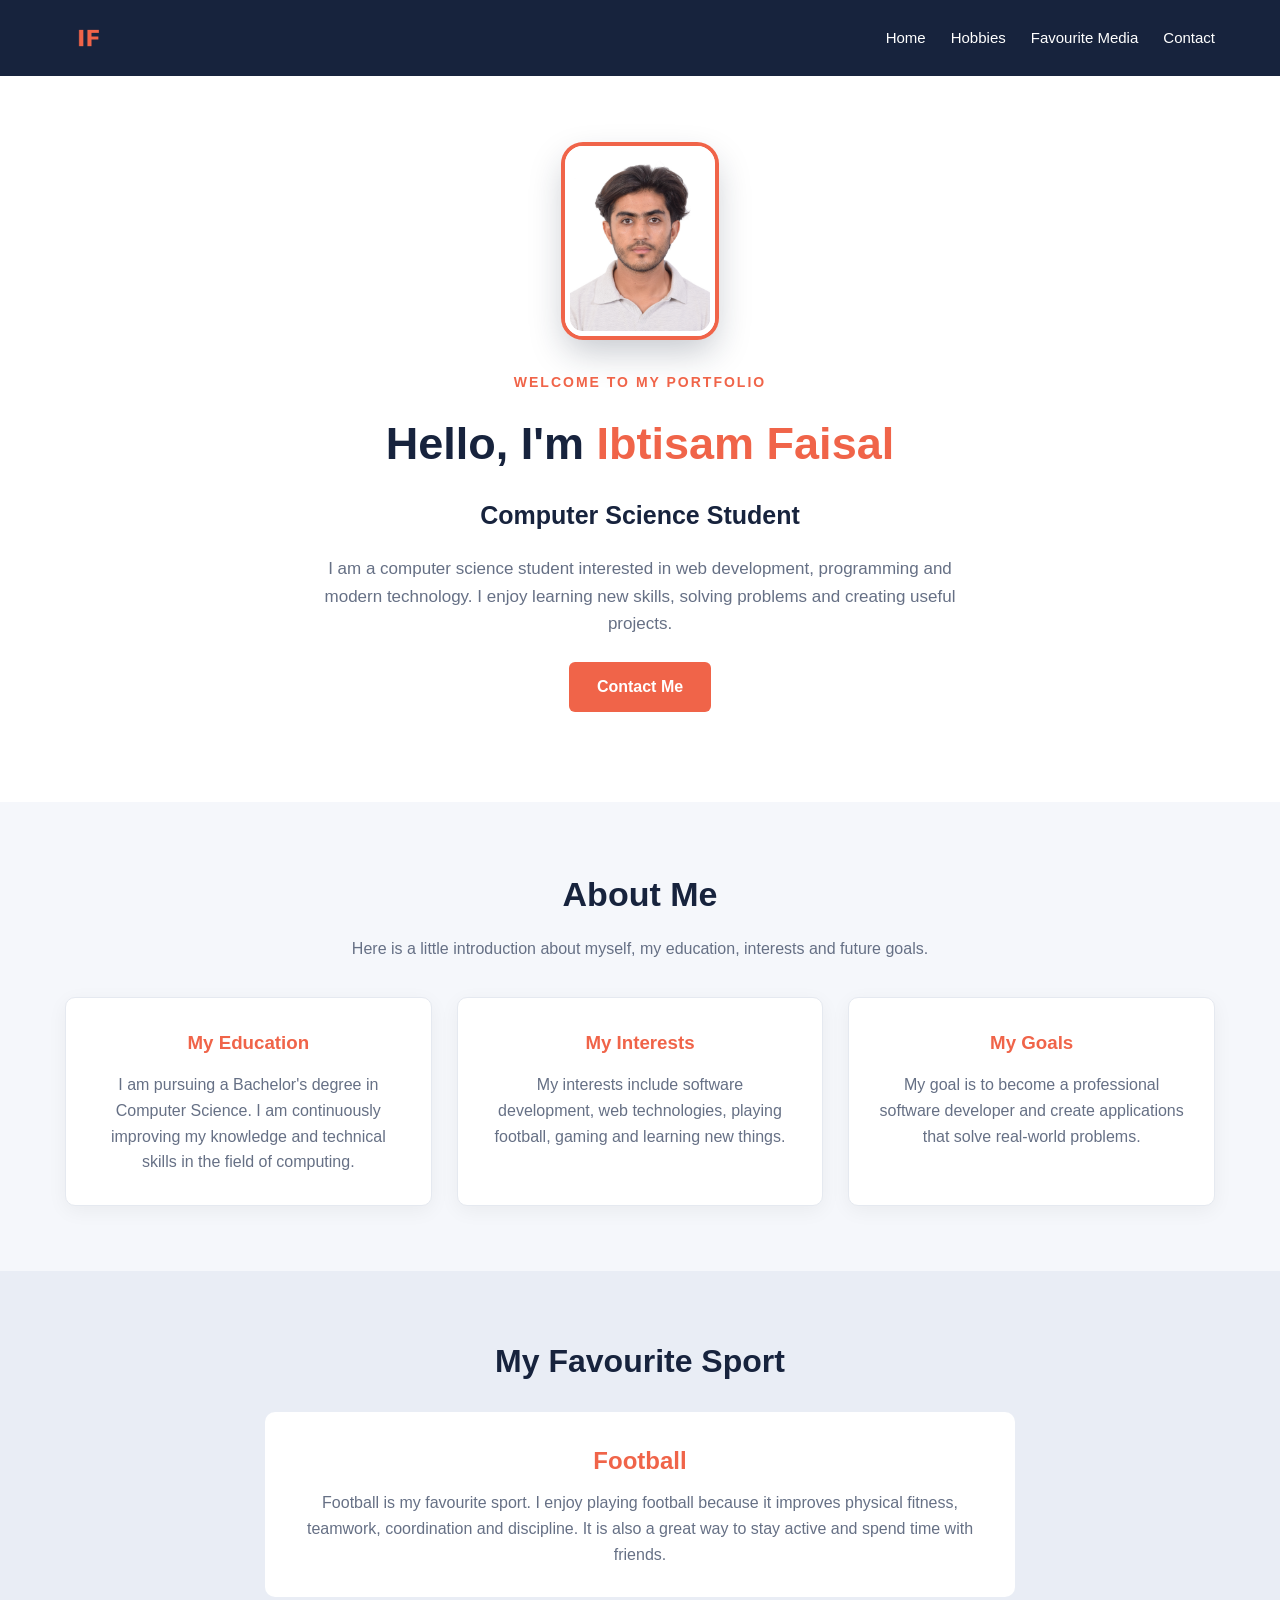
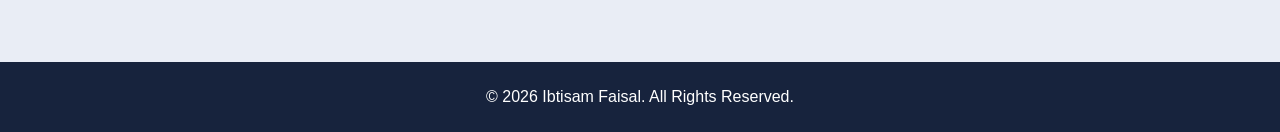
<file: index.html>
<!DOCTYPE html>
<html lang="en">

<head>
    <meta charset="UTF-8">

    <meta name="viewport"
          content="width=device-width, initial-scale=1.0">

    <meta name="description"
          content="Personal portfolio website of Ibtisam Faisal">

    <meta name="author"
          content="Ibtisam Faisal">

    <title>Ibtisam Faisal | Home</title>

    <link rel="stylesheet" href="css/style.css">

    <link rel="icon" type="image/png" href="images/favicon.png">

</head>

<body>

    <!-- Header -->
    <header class="header">

        <div class="container">

            <!-- Logo -->
            <a href="index.html" class="logo">
                <img src="images/favicon.png"
                     alt="Ibtisam Faisal logo"
                     class="logo-img">
            </a>

            <!-- Navigation -->
            <nav>
                <ul class="nav-links">

                    <li><a href="index.html">Home</a></li>

                    <li><a href="hobbies.html">Hobbies</a></li>

                    <li><a href="media.html">Favourite Media</a></li>

                    <li><a href="contact.html">Contact</a></li>

                </ul>
            </nav>

        </div>

    </header>


    <!-- Main Content -->
    <main>

        <!-- Hero Section -->
        <section class="hero">

            <div class="container">

                <img src="images/my-photo.jpg"
                     alt="Photo of Ibtisam Faisal"
                     class="profile-pic"
                     width="150"
                     height="190">

                <p class="intro">WELCOME TO MY PORTFOLIO</p>

                <h1>
                    Hello, I'm
                    <span>Ibtisam Faisal</span>
                </h1>

                <h2>Computer Science Student</h2>

                <p class="description">
                    I am a computer science student interested
                    in web development, programming and modern
                    technology. I enjoy learning new skills,
                    solving problems and creating useful projects.
                </p>

                <a href="contact.html" class="btn">
                    Contact Me
                </a>

            </div>

        </section>


        <!-- About Section -->
        <section class="about">

            <div class="container">

                <h2>About Me</h2>

                <p class="about-description">
                    Here is a little introduction about myself,
                    my education, interests and future goals.
                </p>


                <div class="about-content">

                    <!-- Education -->
                    <article class="about-card">

                        <h3>My Education</h3>

                        <p>
                            I am pursuing a Bachelor's degree
                            in Computer Science. I am continuously
                            improving my knowledge and technical
                            skills in the field of computing.
                        </p>

                    </article>


                    <!-- Interests -->
                    <article class="about-card">

                        <h3>My Interests</h3>

                        <p>
                            My interests include software
                            development, web technologies,
                            playing football, gaming and
                            learning new things.
                        </p>

                    </article>


                    <!-- Goals -->
                    <article class="about-card">

                        <h3>My Goals</h3>

                        <p>
                            My goal is to become a professional
                            software developer and create
                            applications that solve real-world
                            problems.
                        </p>

                    </article>

                </div>

            </div>

        </section>


        <!-- Favourite Sport -->
        <section class="sport">

            <div class="container">

                <h2>My Favourite Sport</h2>

                <article>

                    <h3>Football</h3>

                    <p>
                        Football is my favourite sport.
                        I enjoy playing football because it
                        improves physical fitness, teamwork,
                        coordination and discipline.
                        It is also a great way to stay active
                        and spend time with friends.
                    </p>

                </article>

            </div>

        </section>

    </main>


    <!-- Footer -->
    <footer class="footer">

        <div class="container">

            <p>
                &copy; 2026 Ibtisam Faisal.
                All Rights Reserved.
            </p>

        </div>

    </footer>

</body>

</html>
</file>
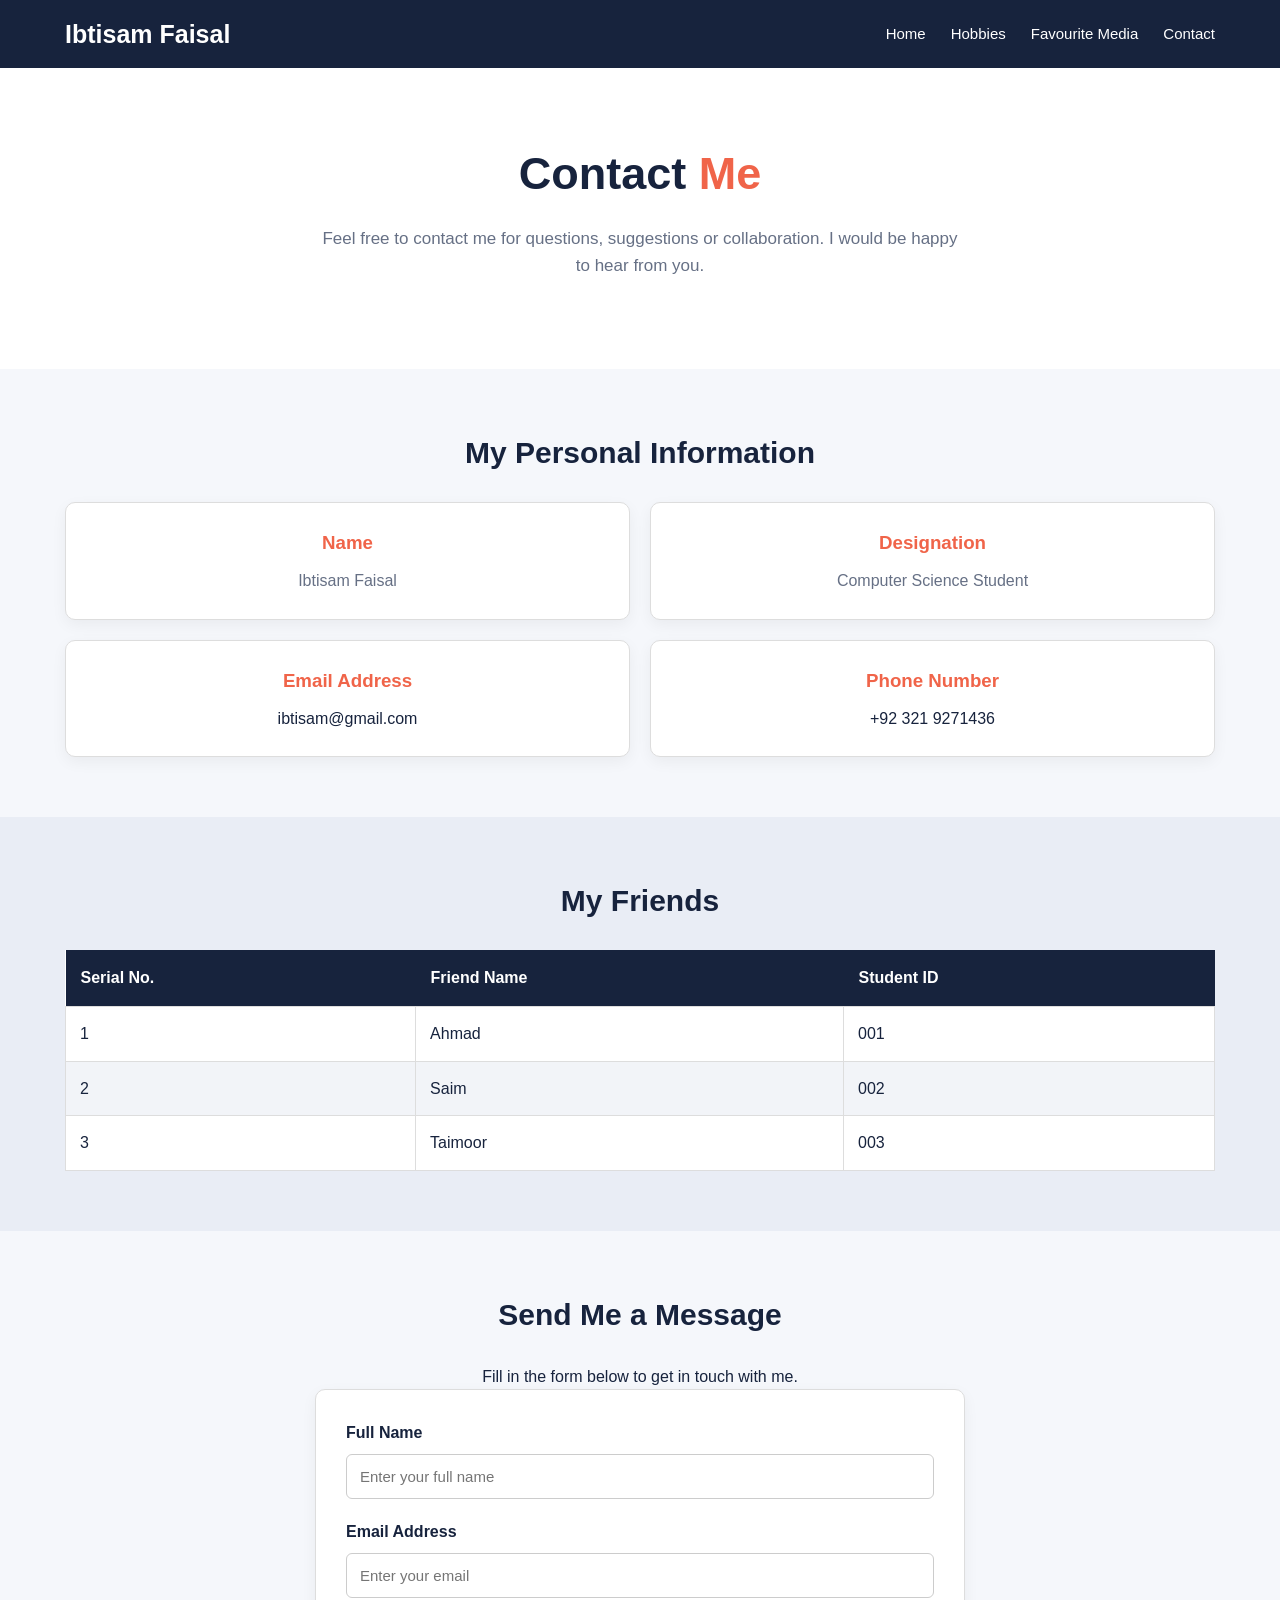
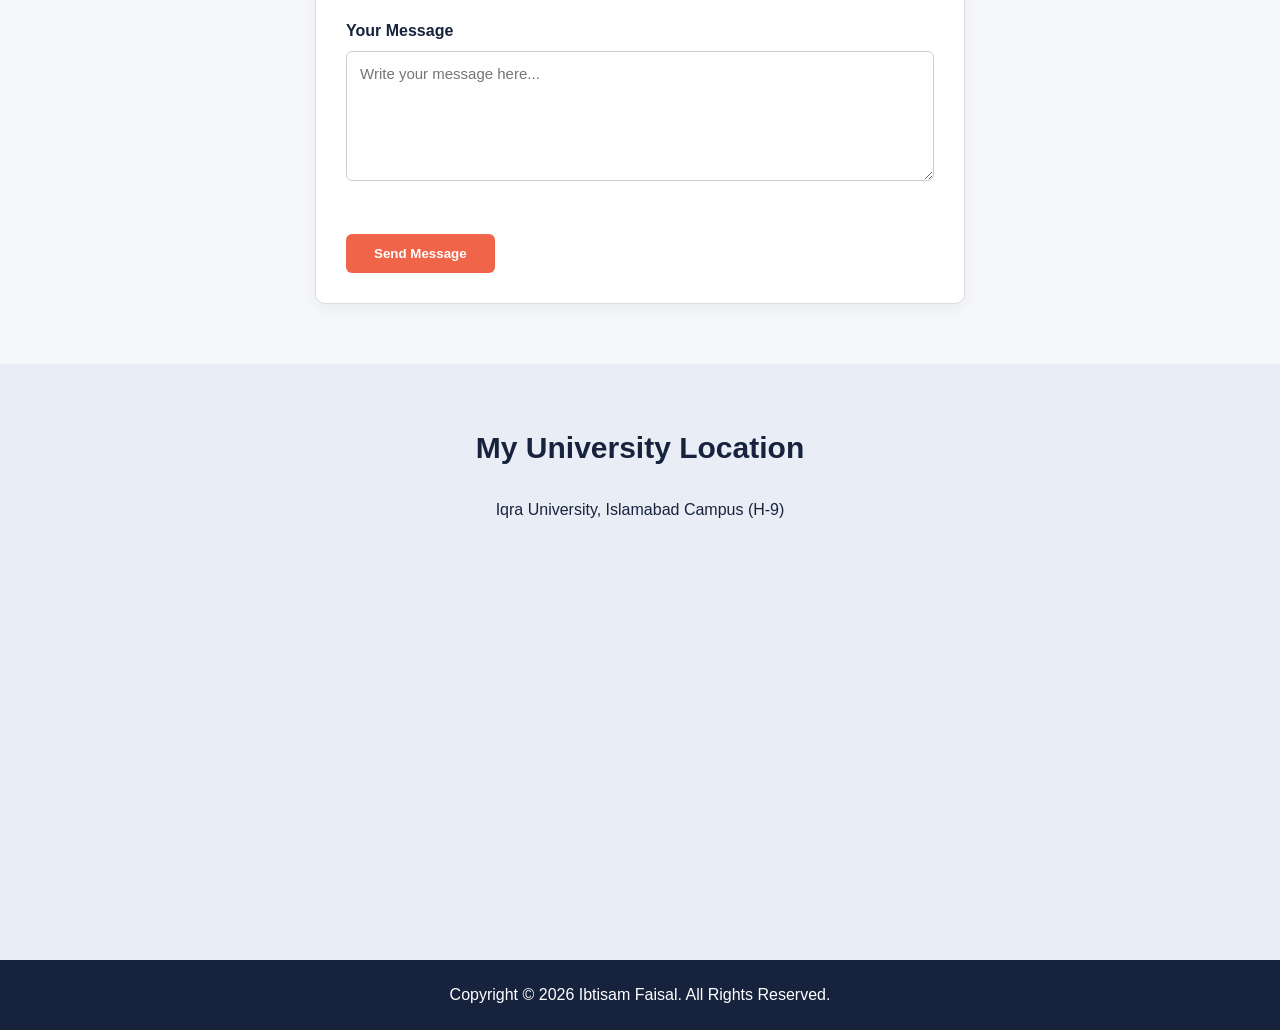
<file: contact.html>
<!DOCTYPE html>
<html lang="en">

<head>
    <meta charset="UTF-8">

    <meta name="viewport"
          content="width=device-width, initial-scale=1.0">

    <meta name="description"
          content="Contact information of Ibtisam Faisal">

    <meta name="author"
          content="Ibtisam Faisal">

    <title>Ibtisam Faisal | Contact</title>

    <link rel="stylesheet" href="css/style.css">

    <link rel="icon" type="image/png" href="images/favicon.png">


</head>

<body>

    <!-- Header -->
    <header class="header">

        <div class="container">

            <h2 class="logo">Ibtisam Faisal</h2>

            <!-- Navigation -->
            <nav>
                <ul class="nav-links">

                    <li><a href="index.html">Home</a></li>

                    <li><a href="hobbies.html">Hobbies</a></li>

                    <li><a href="media.html">Favourite Media</a></li>

                    <li><a href="contact.html">Contact</a></li>

                </ul>
            </nav>

        </div>

    </header>


    <!-- Main Content -->
    <main>

        <!-- Introduction -->
        <section class="hero">

            <div class="container">

                <h1>Contact <span>Me</span></h1>

                <p class="description">
                    Feel free to contact me for questions,
                    suggestions or collaboration.
                    I would be happy to hear from you.
                </p>

            </div>

        </section>


        <!-- Personal Information -->
        <section class="contact-section">

            <div class="container">

                <h2>My Personal Information</h2>

                <div class="contact-details">

                    <article class="contact-card">

                        <h3>Name</h3>

                        <p>Ibtisam Faisal</p>

                    </article>


                    <article class="contact-card">

                        <h3>Designation</h3>

                        <p>Computer Science Student</p>

                    </article>


                    <article class="contact-card">

                        <h3>Email Address</h3>

                        <!-- Email -->
                        <p>
                            <a href="mailto:ibtisam@gmail.com">
                                ibtisam@gmail.com
                            </a>
                        </p>

                    </article>


                    <article class="contact-card">

                        <h3>Phone Number</h3>

                        <p>
                            <a href="tel:+923219271436">
                                +92 321 9271436
                            </a>
                        </p>

                    </article>

                </div>

            </div>

        </section>


        <!-- Friends Information -->
        <section class="friends-section">

            <div class="container">

                <h2>My Friends</h2>

                <table>

                    <thead>

                        <tr>
                            <th>Serial No.</th>
                            <th>Friend Name</th>
                            <th>Student ID</th>
                        </tr>

                    </thead>

                    <!-- TODO: real friend names + student IDs -->
                    <tbody>

                        <tr>
                            <td>1</td>
                            <td>Ahmad</td>
                            <td>001</td>
                        </tr>

                        <tr>
                            <td>2</td>
                            <td>Saim</td>
                            <td>002</td>
                        </tr>

                        <tr>
                            <td>3</td>
                            <td>Taimoor</td>
                            <td>003</td>
                        </tr>

                    </tbody>

                </table>

            </div>

        </section>


        <!-- Contact Form -->
        <section class="contact-form-section">

            <div class="container">

                <h2>Send Me a Message</h2>

                <p>
                    Fill in the form below to get in touch with me.
                </p>

                <form action="#" method="post">

                    <!-- Name Field -->
                    <div class="form-group">

                        <label for="name">Full Name</label>

                        <input
                            type="text"
                            id="name"
                            name="name"
                            placeholder="Enter your full name"
                            required>

                    </div>


                    <!-- Email Field -->
                    <div class="form-group">

                        <label for="email">Email Address</label>

                        <input
                            type="email"
                            id="email"
                            name="email"
                            placeholder="Enter your email"
                            required>

                    </div>


                    <!-- Message Field -->
                    <div class="form-group">

                        <label for="message">Your Message</label>

                        <textarea
                            id="message"
                            name="message"
                            rows="6"
                            placeholder="Write your message here..."
                            required></textarea>

                    </div>


                    <!-- Submit Button -->
                    <button type="submit" class="btn">
                        Send Message
                    </button>

                </form>

            </div>

        </section>


        <!-- Google Map -->
        <section class="map-section">

            <div class="container">

                <h2>My University Location</h2>

                <p>Iqra University, Islamabad Campus (H-9)</p>

                <iframe
                    src="https://www.google.com/maps?q=Iqra%20University%20Islamabad%20Campus%20H-9&output=embed"
                    style="border:0;"
                    allowfullscreen
                    loading="lazy"
                    title="Iqra University Islamabad Map">
                </iframe>

            </div>

        </section>

    </main>


    <!-- Footer -->
    <footer class="footer">

        <div class="container">

            <p>
                Copyright &copy; 2026 Ibtisam Faisal.
                All Rights Reserved.
            </p>

        </div>

    </footer>

</body>

</html>
</file>
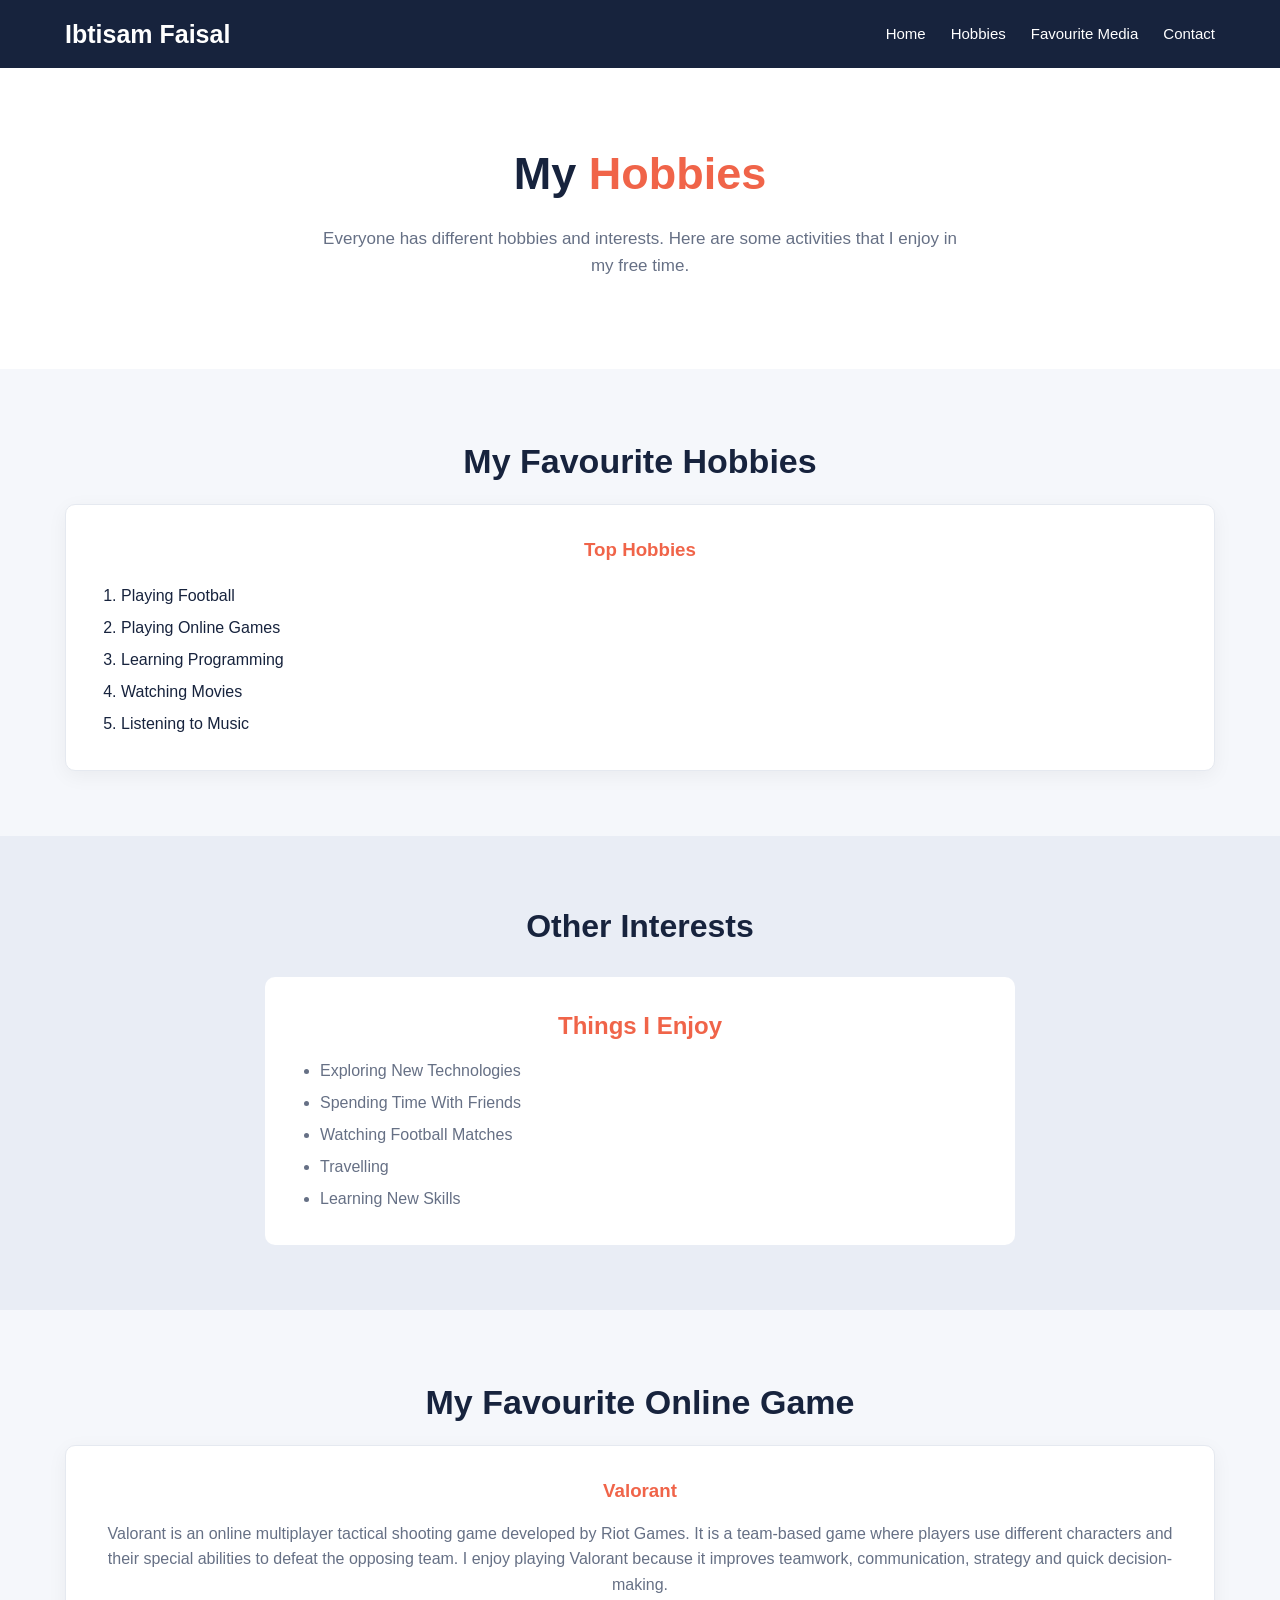
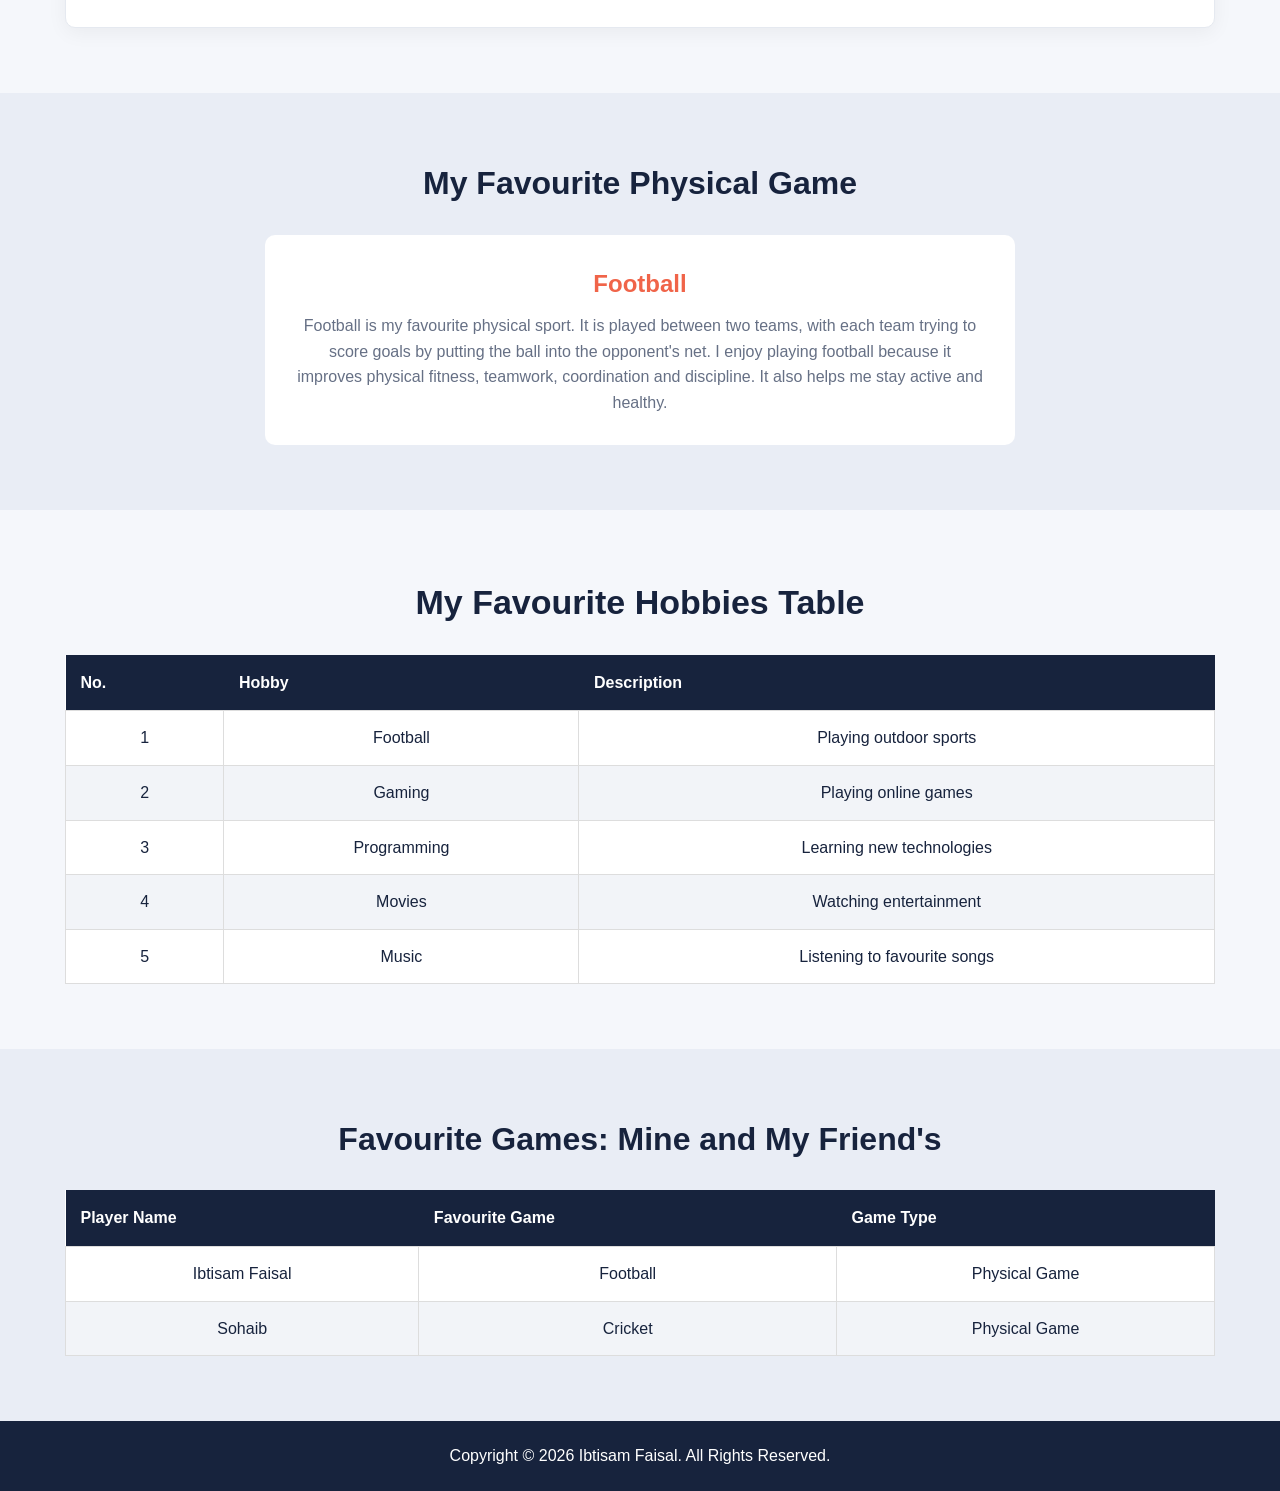
<file: hobbies.html>
<!DOCTYPE html>
<html lang="en">

<head>
    <meta charset="UTF-8">

    <meta name="viewport"
          content="width=device-width, initial-scale=1.0">

    <meta name="description"
          content="Hobbies and favourite games of Ibtisam Faisal">

    <meta name="author"
          content="Ibtisam Faisal">

    <title>Ibtisam Faisal | Hobbies</title>

    <link rel="stylesheet" href="css/style.css">

    <link rel="icon" type="image/png" href="images/favicon.png">


</head>

<body>

    <!-- Header -->
    <header class="header">

        <div class="container">

            <h2 class="logo">Ibtisam Faisal</h2>

            <!-- Navigation -->
            <nav>
                <ul class="nav-links">

                    <li><a href="index.html">Home</a></li>

                    <li><a href="hobbies.html">Hobbies</a></li>

                    <li><a href="media.html">Favourite Media</a></li>

                    <li><a href="contact.html">Contact</a></li>

                </ul>
            </nav>

        </div>

    </header>


    <!-- Main Content -->
    <main>

        <!-- Page Introduction -->
        <section class="hero">

            <div class="container">

                <h1>My <span>Hobbies</span></h1>

                <p class="description">
                    Everyone has different hobbies and interests.
                    Here are some activities that I enjoy
                    in my free time.
                </p>

            </div>

        </section>


        <!-- Ordered List -->
        <section class="about">

            <div class="container">

                <h2>My Favourite Hobbies</h2>

                <article class="about-card">

                    <h3>Top Hobbies</h3>

                    <ol>
                        <li>Playing Football</li>
                        <li>Playing Online Games</li>
                        <li>Learning Programming</li>
                        <li>Watching Movies</li>
                        <li>Listening to Music</li>
                    </ol>

                </article>

            </div>

        </section>


        <!-- Unordered List -->
        <section class="sport">

            <div class="container">

                <h2>Other Interests</h2>

                <article>

                    <h3>Things I Enjoy</h3>

                    <ul>
                        <li>Exploring New Technologies</li>
                        <li>Spending Time With Friends</li>
                        <li>Watching Football Matches</li>
                        <li>Travelling</li>
                        <li>Learning New Skills</li>
                    </ul>

                </article>

            </div>

        </section>


        <!-- Online Game Description -->
        <section class="about">

            <div class="container">

                <h2>My Favourite Online Game</h2>

                <article class="about-card">

                    <h3>Valorant</h3>

                    <p>
                        Valorant is an online multiplayer
                        tactical shooting game developed by
                        Riot Games. It is a team-based game
                        where players use different characters
                        and their special abilities to defeat
                        the opposing team.

                        I enjoy playing Valorant because
                        it improves teamwork, communication,
                        strategy and quick decision-making.
                    </p>

                </article>

            </div>

        </section>


        <!-- Physical Game Description -->
        <section class="sport">

            <div class="container">

                <h2>My Favourite Physical Game</h2>

                <article>

                    <h3>Football</h3>

                    <p>
                        Football is my favourite physical sport.
                        It is played between two teams, with
                        each team trying to score goals by
                        putting the ball into the opponent's net.

                        I enjoy playing football because
                        it improves physical fitness, teamwork,
                        coordination and discipline. It also
                        helps me stay active and healthy.
                    </p>

                </article>

            </div>

        </section>


        <!-- First Table -->
        <section class="about">

            <div class="container">

                <h2>My Favourite Hobbies Table</h2>

                <table>

                    <thead>
                        <tr>
                            <th>No.</th>
                            <th>Hobby</th>
                            <th>Description</th>
                        </tr>
                    </thead>

                    <tbody>

                        <tr>
                            <td>1</td>
                            <td>Football</td>
                            <td>Playing outdoor sports</td>
                        </tr>

                        <tr>
                            <td>2</td>
                            <td>Gaming</td>
                            <td>Playing online games</td>
                        </tr>

                        <tr>
                            <td>3</td>
                            <td>Programming</td>
                            <td>Learning new technologies</td>
                        </tr>

                        <tr>
                            <td>4</td>
                            <td>Movies</td>
                            <td>Watching entertainment</td>
                        </tr>

                        <tr>
                            <td>5</td>
                            <td>Music</td>
                            <td>Listening to favourite songs</td>
                        </tr>

                    </tbody>

                </table>

            </div>

        </section>


        <!-- Second Table -->
        <section class="sport">

            <div class="container">

                <h2>Favourite Games: Mine and My Friend's</h2>

                <table>

                    <thead>
                        <tr>
                            <th>Player Name</th>
                            <th>Favourite Game</th>
                            <th>Game Type</th>
                        </tr>
                    </thead>

                    <tbody>

                        <tr>
                            <td>Ibtisam Faisal</td>
                            <td>Football</td>
                            <td>Physical Game</td>
                        </tr>

                        <tr>
                            <td>Sohaib</td>
                            <td>Cricket</td>
                            <td>Physical Game</td>
                        </tr>

                    </tbody>

                </table>

            </div>

        </section>

    </main>


    <!-- Footer -->
    <footer class="footer">

        <div class="container">

            <p>
                Copyright &copy; 2026 Ibtisam Faisal.
                All Rights Reserved.
            </p>

        </div>

    </footer>

</body>

</html>
</file>
<file: css/style.css>
/* =====================================
   GENERAL STYLING
===================================== */

* {
    margin: 0;
    padding: 0;
    box-sizing: border-box;
}

body {
    font-family: Arial, sans-serif;
    background-color: #f5f7fb;
    color: #17233d;
    line-height: 1.6;
}

img {
    max-width: 100%;
    height: auto;
}

.container {
    width: 90%;
    max-width: 1150px;
    margin: auto;
}


/* =====================================
   HEADER AND NAVIGATION
===================================== */

.header {
    background-color: #17233d;
    padding: 14px 0;
    position: sticky;
    top: 0;
    z-index: 1000;
}

.header .container {
    display: flex;
    justify-content: space-between;
    align-items: center;
}

.logo {
    display: flex;
    align-items: center;
    color: white;
    font-size: 25px;
    font-weight: bold;
    text-decoration: none;
}

.logo-img {
    display: block;
    height: 48px;
    width: auto;
    transition: 0.3s;
}

.logo-img:hover {
    transform: scale(1.08);
}

.nav-links {
    display: flex;
    list-style: none;
    gap: 25px;
}

.nav-links a {
    color: white;
    text-decoration: none;
    font-size: 15px;
    transition: 0.3s;
}

.nav-links a:hover {
    color: #f06449;
}


/* =====================================
   HERO SECTION
===================================== */

.hero {
    background-color: white;
    padding: 70px 0 90px 0;
    text-align: center;
}

.hero h1 {
    font-size: 45px;
    margin-bottom: 15px;
}

.hero h1 span {
    color: #f06449;
}

.hero h2 {
    font-size: 25px;
    margin-bottom: 20px;
}

.hero .description {
    max-width: 650px;
    margin: auto;
    color: #667085;
    font-size: 17px;
}

.intro {
    color: #f06449;
    font-size: 14px;
    font-weight: bold;
    letter-spacing: 2px;
    margin-bottom: 15px;
}


/* =====================================
   PROFILE PICTURE
===================================== */

.hero .profile-pic {
    display: block;
    width: 150px;
    height: 190px;
    object-fit: cover;
    object-position: top;
    border-radius: 18px;
    border: 5px solid white;
    box-shadow: 0 0 0 4px #f06449,
                0 15px 35px rgba(23, 35, 61, 0.25);
    margin: 0 auto 35px auto;
    transition: 0.4s;
}

.hero .profile-pic:hover {
    transform: translateY(-6px) scale(1.03);
    box-shadow: 0 0 0 4px #17233d,
                0 20px 40px rgba(23, 35, 61, 0.35);
}


/* =====================================
   BUTTON
===================================== */

.btn {
    display: inline-block;
    background-color: #f06449;
    color: white;
    padding: 12px 28px;
    margin-top: 25px;
    border: none;
    border-radius: 6px;
    text-decoration: none;
    font-weight: bold;
    cursor: pointer;
    transition: 0.3s;
}

.btn:hover {
    background-color: #d94e35;
    transform: translateY(-3px);
}


/* =====================================
   ABOUT SECTION
===================================== */

.about {
    padding: 65px 0;
    text-align: center;
}

.about h2 {
    font-size: 34px;
    margin-bottom: 15px;
}

.about-description {
    color: #667085;
    margin-bottom: 35px;
}

.about-content {
    display: grid;
    grid-template-columns: repeat(3, 1fr);
    gap: 25px;
}

.about-card {
    background-color: white;
    padding: 30px;
    border-radius: 10px;
    border: 1px solid #e5e9f0;
    box-shadow: 0 5px 20px rgba(0, 0, 0, 0.05);
    transition: 0.3s;
}

.about-card:hover {
    transform: translateY(-7px);
    box-shadow: 0 10px 25px rgba(0, 0, 0, 0.1);
}

.about-card h3 {
    color: #f06449;
    margin-bottom: 15px;
}

.about-card p {
    color: #667085;
}

.about-card ol,
.about-card ul {
    text-align: left;
    padding-left: 25px;
    line-height: 2;
}


/* =====================================
   FAVOURITE SPORT SECTION
===================================== */

.sport {
    background-color: #e9edf5;
    padding: 65px 0;
    text-align: center;
}

.sport h2 {
    font-size: 32px;
    margin-bottom: 25px;
}

.sport article {
    background-color: white;
    max-width: 750px;
    margin: auto;
    padding: 30px;
    border-radius: 10px;
}

.sport h3 {
    color: #f06449;
    font-size: 24px;
    margin-bottom: 10px;
}

.sport p {
    color: #667085;
}


/* Lists inside cards */
.sport article ul,
.sport article ol {
    text-align: left;
    padding-left: 25px;
    line-height: 2;
    color: #667085;
}


/* =====================================
   TABLE STYLING
===================================== */

table {
    width: 100%;
    border-collapse: collapse;
    margin-top: 25px;
    background-color: white;
}

th {
    background-color: #17233d;
    color: white;
    padding: 15px;
    text-align: left;
}

td {
    padding: 14px;
    border: 1px solid #dddddd;
    color: #17233d;
}

tbody tr:nth-child(even) {
    background-color: #f2f4f8;
}

tbody tr:hover {
    background-color: #ffe8e2;
    transition: 0.3s;
}


/* =====================================
   FAVOURITE MEDIA PAGE
===================================== */

.media-section {
    padding: 60px 0;
}

.media-layout {
    display: grid;
    grid-template-columns: 1fr 1.5fr;
    gap: 30px;
    align-items: start;
}

.social-column h2,
.video-column h2 {
    font-size: 26px;
    margin-bottom: 20px;
}

.post {
    background-color: white;
    padding: 20px;
    margin-bottom: 25px;
    border-radius: 10px;
    border: 1px solid #dddddd;
    box-shadow: 0 5px 15px rgba(0,0,0,0.05);
}

.post h3 {
    color: #f06449;
    margin-bottom: 5px;
}

.post-user {
    color: #777777;
    font-size: 13px;
    margin-bottom: 12px;
}

.post img {
    width: 100%;
    height: 200px;
    object-fit: cover;
    border-radius: 8px;
    margin-bottom: 15px;
}

.post p {
    color: #667085;
}

.video-card {
    background-color: white;
    padding: 15px;
    margin-bottom: 25px;
    border-radius: 10px;
    border: 1px solid #dddddd;
    box-shadow: 0 5px 15px rgba(0,0,0,0.05);
}

.video-card h3 {
    margin-bottom: 12px;
    color: #f06449;
}

.video-card iframe {
    display: block;
    width: 100%;
    max-width: 100%;
    aspect-ratio: 16 / 9;
    border: none;
    border-radius: 8px;
}

.video-card p {
    color: #667085;
    margin-top: 12px;
    font-size: 14px;
}


/* =====================================
   CONTACT PAGE
===================================== */

.contact-section {
    padding: 60px 0;
    text-align: center;
}

.contact-section h2,
.friends-section h2,
.contact-form-section h2,
.map-section h2 {
    font-size: 30px;
    margin-bottom: 25px;
    text-align: center;
}

.contact-details {
    display: grid;
    grid-template-columns: repeat(2, 1fr);
    gap: 20px;
}

.contact-card {
    background-color: white;
    padding: 25px;
    border-radius: 10px;
    border: 1px solid #dddddd;
    box-shadow: 0 5px 15px rgba(0,0,0,0.05);
    overflow-wrap: break-word;
}

.contact-card h3 {
    color: #f06449;
    margin-bottom: 10px;
}

.contact-card p {
    color: #667085;
}

.contact-card a {
    color: #17233d;
    text-decoration: none;
}

.friends-section {
    background-color: #e9edf5;
    padding: 60px 0;
}


/* =====================================
   CONTACT FORM
===================================== */

.contact-form-section {
    padding: 60px 0;
    text-align: center;
}

.contact-form-section form {
    max-width: 650px;
    margin: auto;
    padding: 30px;
    background-color: white;
    border-radius: 10px;
    border: 1px solid #dddddd;
    text-align: left;
    box-shadow: 0 5px 15px rgba(0,0,0,0.05);
}

.form-group {
    margin-bottom: 20px;
}

.form-group label {
    display: block;
    margin-bottom: 8px;
    font-weight: bold;
}

.form-group input,
.form-group textarea {
    width: 100%;
    padding: 13px;
    border: 1px solid #cccccc;
    border-radius: 6px;
    font-family: Arial, sans-serif;
    font-size: 15px;
}

.form-group input:focus,
.form-group textarea:focus {
    outline: none;
    border-color: #f06449;
}

.form-group textarea {
    resize: vertical;
}


/* =====================================
   GOOGLE MAP
===================================== */

.map-section {
    padding: 60px 0;
    text-align: center;
    background-color: #e9edf5;
}

.map-section p {
    margin-bottom: 20px;
}

.map-section iframe {
    width: 100%;
    height: 350px;
    border: none;
    border-radius: 10px;
}


/* =====================================
   FOOTER
===================================== */

.footer {
    background-color: #17233d;
    color: white;
    text-align: center;
    padding: 22px 0;
}


/* =====================================
   SMALL TEXT
===================================== */

.small-note {
    color: #667085;
    font-size: 13px;
    margin-top: 12px;
}


/* =====================================
   RESPONSIVE DESIGN
===================================== */

@media screen and (max-width: 768px) {

    .header .container {
        flex-direction: column;
        gap: 15px;
    }

    .nav-links {
        justify-content: center;
        flex-wrap: wrap;
        gap: 15px;
    }

    .hero {
        padding: 65px 0;
    }

    .hero h1 {
        font-size: 36px;
    }

    .about-content {
        grid-template-columns: 1fr;
    }

    .media-layout {
        grid-template-columns: 1fr;
    }

    .contact-details {
        grid-template-columns: 1fr;
    }

    .contact-form-section form {
        padding: 20px;
    }

    /* Prevent tables from causing page overflow on tablet & mobile */
    table {
        display: block;
        width: 100%;
        overflow-x: auto;
        white-space: nowrap;
    }

}


/* =====================================
   MOBILE RESPONSIVENESS - 375 PX
===================================== */

@media screen and (max-width: 375px) {

    .container {
        width: 94%;
    }

    .logo {
        font-size: 22px;
    }

    .logo-img {
        height: 38px;
    }

    .nav-links {
        gap: 10px;
    }

    .nav-links a {
        font-size: 12px;
    }

    .hero {
        padding: 40px 0;
    }

    .hero .profile-pic {
        width: 120px;
        height: 152px;
    }

    .hero h1 {
        font-size: 29px;
    }

    .hero h2 {
        font-size: 20px;
    }

    .hero .description {
        font-size: 14px;
    }

    .about h2,
    .sport h2 {
        font-size: 27px;
    }

    .about-card,
    .sport article {
        padding: 20px;
    }

    .social-column h2,
    .video-column h2 {
        font-size: 22px;
    }

    .post,
    .video-card {
        padding: 12px;
    }

    .contact-section h2,
    .friends-section h2,
    .contact-form-section h2,
    .map-section h2 {
        font-size: 24px;
    }

    .contact-card {
        padding: 18px;
    }

    .contact-form-section form {
        padding: 15px;
    }

    /* Prevent tables from causing page overflow */

    table {
        display: block;
        width: 100%;
        overflow-x: auto;
        white-space: nowrap;
    }

    th,
    td {
        padding: 10px;
        font-size: 13px;
    }

    .map-section iframe {
        height: 280px;
    }

}
</file>
